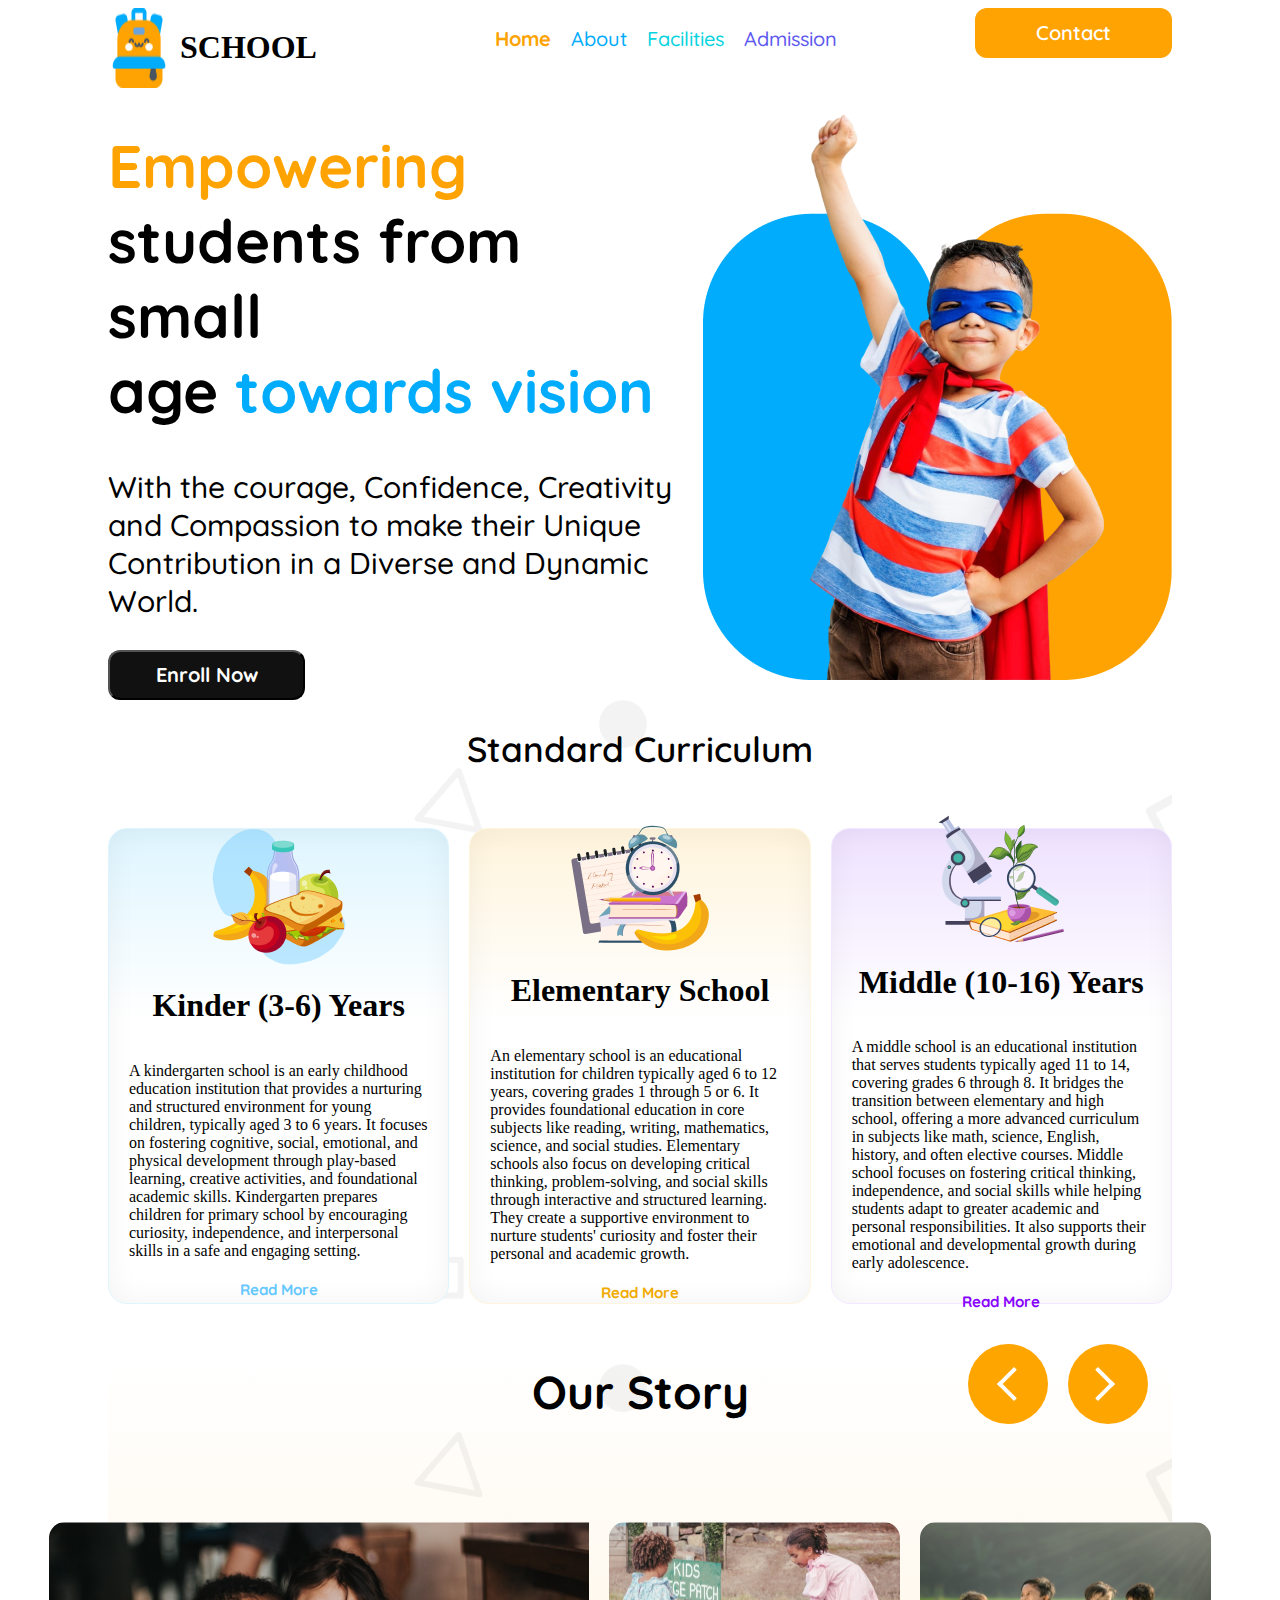
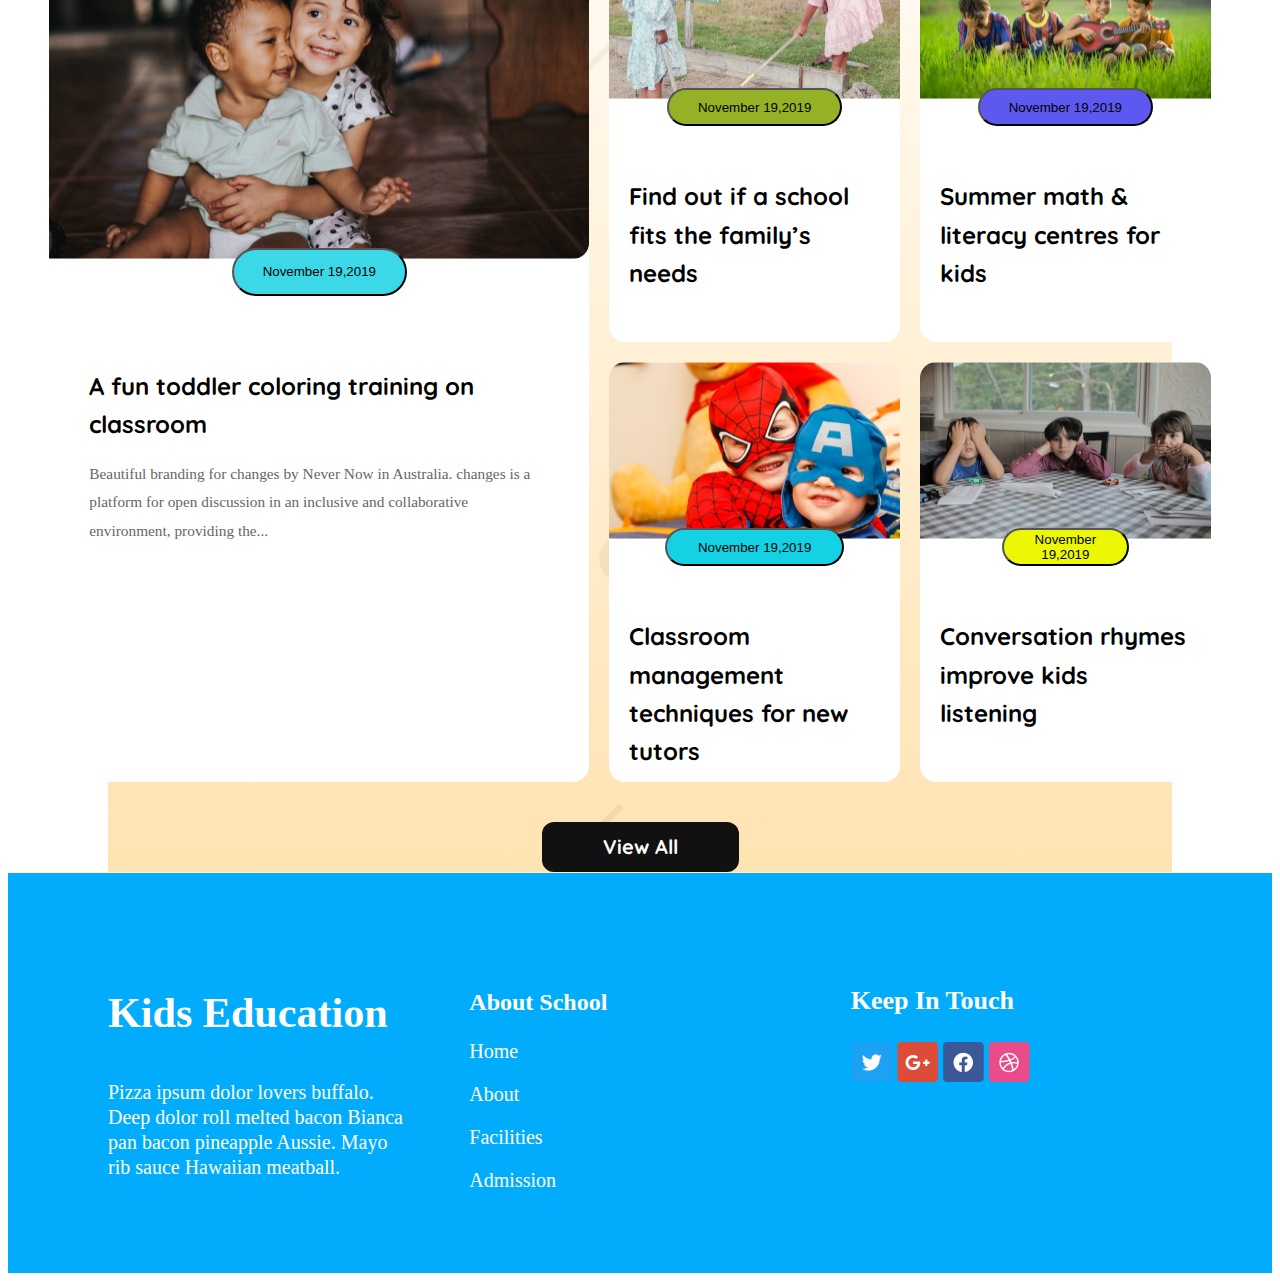
<file: index.html>
<!DOCTYPE html>
<html lang="en">
  <head>
    <meta charset="UTF-8" />
    <meta name="viewport" content="width=device-width, initial-scale=1.0" />
    <title>Kids School</title>
    <link rel="stylesheet" href="./styles/style.css" />
  </head>
  <body>
    <nav class="display-flex margin">
      <div class="navbar display-flex">
        <img src="./assets/logo.png" alt="" />
        <h1 class="school">SCHOOL</h1>
      </div>
      <div class="nav-div-2">
        <ul class="nav-list display-flex">
          <li class="nav-list-item-1">Home</li>
          <li class="nav-list-item-2">About</li>
          <li class="nav-list-item-3">Facilities</li>
          <li class="nav-list-item-4">Admission</li>
        </ul>
      </div>
      <div class="nav-btn"><button>Contact</button></div>
    </nav>
    <!-- banner-section -->
    <header class="margin">
      <div class="banner-div">
        <h1>
          <span class="span-1">Empowering</span> <br />
          students from small <br />
          age <span class="span-2">towards vision</span>
        </h1>
        <p>
          With the courage, Confidence, Creativity and Compassion to make their
          Unique Contribution in a Diverse and Dynamic World.
        </p>
        <button class="primary-btn">Enroll Now</button>
      </div>
      <div class="banner-img">
        <img src="assets/hero-kids.png" alt="" />
      </div>
    </header>
    <!-- main section -->
    <main>
      <section class="curriculum margin">
        <h1 class="curriculum-head">Standard Curriculum</h1>
        <div class="curriculum-container">
          <div class="curri-card-1 curri-card">
            <img class="card-img" src="assets/kinder.png" alt="" />
            <h1 class="card-head">Kinder (3-6) Years</h1>
            <p class="card-des">
              A kindergarten school is an early childhood education institution
              that provides a nurturing and structured environment for young
              children, typically aged 3 to 6 years. It focuses on fostering
              cognitive, social, emotional, and physical development through
              play-based learning, creative activities, and foundational
              academic skills. Kindergarten prepares children for primary school
              by encouraging curiosity, independence, and interpersonal skills
              in a safe and engaging setting.
            </p>
            <a href="" class="curri-btn-1">Read More</a>
          </div>
          <div class="curri-card-2 curri-card">
            <img src="assets/elementary.png" alt="" class="card-img" />
            <h1 class="card-head">Elementary School</h1>
            <p class="card-des">
              An elementary school is an educational institution for children
              typically aged 6 to 12 years, covering grades 1 through 5 or 6. It
              provides foundational education in core subjects like reading,
              writing, mathematics, science, and social studies. Elementary
              schools also focus on developing critical thinking,
              problem-solving, and social skills through interactive and
              structured learning. They create a supportive environment to
              nurture students' curiosity and foster their personal and academic
              growth.
            </p>
            <a href="" class="curri-btn-2">Read More</a>
          </div>
          <div class="curri-card-3 curri-card">
            <img src="assets/middle.png" alt="" class="card-img" />
            <h1 class="card-head">Middle (10-16) Years</h1>
            <p class="card-des">
              A middle school is an educational institution that serves students
              typically aged 11 to 14, covering grades 6 through 8. It bridges
              the transition between elementary and high school, offering a more
              advanced curriculum in subjects like math, science, English,
              history, and often elective courses. Middle school focuses on
              fostering critical thinking, independence, and social skills while
              helping students adapt to greater academic and personal
              responsibilities. It also supports their emotional and
              developmental growth during early adolescence.
            </p>
            <a href="" class="curri-btn-3">Read More</a>
          </div>
        </div>
      </section>
      <div class="arrow">
        <ul class="arrow-container">
          <li class="prev"><span></span></li>
          <li class="next"><span></span></li>
        </ul>
      </div>
      
      <section class="story margin">
        <h1 class="story-head">Our Story</h1>
        <div class="story-card">
            <div class="story-div-1">
                <div class="story-img-1">
                    <img src="assets/story-1.png" alt="">
                </div>
                <div class="story-btn">
                    <button class="story-btn-1">
                        November 19,2019
                    </button>
                </div>
                <div class="story-des-1">
                    <h1 class="story-des-head">A fun toddler coloring training on
                        classroom</h1>
                    <p class="story-des-p">Beautiful branding for changes by Never Now in Australia.
                        changes is a platform for open discussion in an inclusive and
                        collaborative environment, providing the...</p>
                </div>
            </div>
            <!-- story div container -->
            <div class="story-div-container">
                <div class="story-div">
                    <div class="story-img">
                        <img src="assets/story-2.png" alt="">
                    </div>
                    <div class="story-btn">
                        <button class="story-btn-2">
                            November 19,2019
                        </button>
                    </div>
                    <div class="story-des">
                        <h1 class="story-des-head">Find out if a school fits the
                            family’s needs</h1>
                        
                    </div>
                </div>
                <div class="story-div">
                    <div class="story-img">
                        <img src="assets/story-3.png" alt="">
                    </div>
                    <div class="story-btn">
                        <button class="story-btn-3">
                            November 19,2019
                        </button>
                    </div>
                    <div class="story-des">
                        <h1 class="story-des-head">Summer math & literacy centres for kids</h1>
                        
                    </div>
                </div>
                <div class="story-div">
                    <div class="story-img">
                        <img src="assets/story-4.png" alt="">
                    </div>
                    <div class="story-btn">
                        <button class="story-btn-4">
                            November 19,2019
                        </button>
                    </div>
                    <div class="story-des">
                        <h1 class="story-des-head">Classroom management techniques for new tutors</h1>
                        
                    </div>
                </div>
                <div class="story-div">
                    <div class="story-img">
                        <img src="assets/story-5.png" alt="">
                    </div>
                    <div class="story-btn">
                        <button class="story-btn-5">
                            November 19,2019
                        </button>
                    </div>
                    <div class="story-des">
                        <h1 class="story-des-head">Conversation rhymes improve kids listening </h1>
                        
                    </div>
                </div>
            </div>
            
        </div>
        <div class="story-btn-div">
            <button class="story-btn-6">View All</button>
        </div>
       
    </section>
    </main>
    <footer class="footer-container">
     <div>
        <div>
          <h3 class="footer-title-one">Kids Education</h3>
          <p class="footer-des">Pizza ipsum dolor  lovers buffalo. Deep dolor roll melted bacon Bianca pan bacon pineapple Aussie. Mayo rib sauce Hawaiian meatball.</p>
        </div>       
     </div>  
     <div>
      <ul class="footer-about ">
        <p class="about-school">About School</p> 
        <li>Home</li>
        <li>About</li>
        <li>Facilities</li>
        <li>Admission</li>
       </ul> 
     </div>
     <div class="footer-icon">
      <p  class="icon-para">Keep In Touch</p>
      <div class="icon-img-source">
      <img src="./assets/twitter.png" alt="">
      <img src="./assets/google+.png" alt="">
      <img src="./assets/fb.png" alt="">
      <img src="./assets/dribble.png" alt="">
      </div>
     </div>

    </footer>
  </body>
</html>
</file>
<file: styles/style.css>
@import url("https://fonts.googleapis.com/css2?family=Fira+Sans:ital,wght@0,100;0,200;0,300;0,400;0,500;0,600;0,700;0,800;0,900;1,100;1,200;1,300;1,400;1,500;1,600;1,700;1,800;1,900&family=Quicksand:wght@300..700&family=Work+Sans:ital,wght@0,100..900;1,100..900&display=swap");

.display-flex {
  display: flex;
}
.margin {
  margin: 0px 100px;
}
.primary-btn {
  width: 197px;
  height: 50px;
  display: flex;
  flex-direction: row;
  justify-content: center;
  align-items: center;
  gap: 10;
  padding: 10px;
  border-radius: 12px;
  background: rgb(17, 17, 17);
  color: rgb(255, 255, 255);
  font-family: Quicksand;
  font-size: 20px;
  font-weight: 700;
  line-height: 30px;
  letter-spacing: 0%;
  text-align: left;
}

/* nav section */

nav {
  justify-content: space-between;
}
.navbar {
  gap: 10px;
}
.nav-div-2 {
}
.nav-list {
  gap: 20px;
}
.nav-list-item-1 {
  list-style: none;
  color: rgb(254, 163, 1);
  font-family: Quicksand;
  font-size: 20px;
  font-weight: 700;
  line-height: 30px;
  letter-spacing: 0%;
  text-align: left;
}
.nav-list-item-2 {
  list-style: none;
  color: rgb(1, 172, 253);
  font-family: Quicksand;
  font-size: 20px;
  font-weight: 500;
  line-height: 30px;
  letter-spacing: 0%;
  text-align: left;
}
.nav-list-item-3 {
  list-style: none;
  color: rgb(5, 212, 223);
  font-family: Quicksand;
  font-size: 20px;
  font-weight: 500;
  line-height: 30px;
  letter-spacing: 0%;
  text-align: left;
}
.nav-list-item-4 {
  list-style: none;
  color: rgb(93, 88, 239);
  font-family: Quicksand;
  font-size: 20px;
  font-weight: 500;
  line-height: 30px;
  letter-spacing: 0%;
  text-align: left;
}
.nav-btn button {
  width: 197px;
  height: 50px;
  display: flex;
  flex-direction: row;
  justify-content: center;
  align-items: center;
  gap: 10;
  padding: 10px;
  border: none;
  border-radius: 12px;
  background: rgb(254, 163, 1);
  color: rgb(255, 255, 255);
  font-family: Quicksand;
  font-size: 20px;
  font-weight: 600;
  line-height: 30px;
  letter-spacing: 0%;
  text-align: left;
}

/* banner-section */

header {
  display: flex;
  align-items: center;
  justify-content: center;
  gap: 30px;
  margin: 0px 20px;
}
.banner-div {
  font-family: Quicksand;
  font-size: 30px;
  font-weight: 500;

  letter-spacing: 0%;
  text-align: left;
}
.span-1 {
  color: rgb(254, 163, 1);
}
.span-2 {
  color: rgb(1, 172, 253);
}
/* curriculum section */
.curriculum {
  background-image: url(./B11-A2-Kids-School-main/B11-A2-Kids-School-main/assets/bg.png);
  display: flex;
  flex-direction: column;
  justify-content: center;
  align-items: center;
}
.curriculum-head {
  color: rgb(0, 0, 0);
  font-family: Quicksand;
  font-size: 35px;
  font-weight: 600;
  line-height: 50.5px;
  letter-spacing: 0%;
  text-align: center;
}
.curriculum-container {
  width: 1500px;
  max-width: 100%;
  display: flex;
  justify-content: space-between;
  gap: 20px;
  margin-top: 30px;
}
.curri-card-1 {
  display: flex;
  flex-direction: column;
  justify-content: center;
  align-items: center;
  position: relative;
  width: 400px;
  height: 476.78px;
  padding: 20px;
  /* color section */
  box-sizing: border-box;
  border: 0.94px solid rgb(222, 245, 255);
  border-radius: 18.86px;

  box-shadow: inset 0px 0px 28.3px 0.94px rgba(0, 0, 0, 0.05);
  background: linear-gradient(
      180deg,
      rgb(222, 245, 255),
      rgba(255, 255, 255, 0) 40%
    ),
    rgb(255, 255, 255);
}
.curri-card-2 {
  display: flex;
  flex-direction: column;
  justify-content: center;
  align-items: center;
  position: relative;
  width: 400px;
  height: 476.78px;
  padding: 20px;
  /* color section */
  box-sizing: border-box;
  border: 0.94px solid rgb(255, 244, 220);
  border-radius: 18.86px;
  box-shadow: inset 0px 0px 28.3px 0.94px rgba(0, 0, 0, 0.05);
  background: linear-gradient(
      180deg,
      rgb(255, 244, 220),
      rgba(255, 255, 255, 0) 40%
    ),
    rgb(255, 255, 255);
}
.curri-card-3 {
  display: flex;
  flex-direction: column;
  justify-content: center;
  align-items: center;
  position: relative;
  width: 400px;
  height: 476.78px;
  padding: 20px;
  /* color section */
  box-sizing: border-box;
  border: 0.94px solid rgb(242, 232, 255);
  border-radius: 18.86px;
  box-shadow: inset 0px 0px 28.3px 0.94px rgba(0, 0, 0, 0.05);
  background: linear-gradient(
      180deg,
      rgb(238, 225, 255),
      rgba(255, 255, 255, 0) 40%
    ),
    rgb(255, 255, 255);
}
.curri-btn-1 {
  width: 102.92px;
  height: 28.3px;
  left: 132.46px;
  top: 394.73px;
  color: rgb(100, 200, 255);
  font-family: Quicksand;
  font-size: 15.09px;
  font-weight: 700;
  line-height: 28.3px;
  letter-spacing: 0%;
  text-align: center;
  text-decoration: none;
}
.curri-btn-2 {
  width: 102.92px;
  height: 28.3px;
  left: 132.46px;
  top: 394.73px;
  color: rgb(240, 170, 0);
  font-family: Quicksand;
  font-size: 15.09px;
  font-weight: 700;
  line-height: 28.3px;
  letter-spacing: 0%;
  text-align: center;
  text-decoration: none;
}
.curri-btn-3 {
  width: 102.92px;
  height: 28.3px;
  left: 132.46px;
  top: 394.73px;
  color: rgb(135, 0, 255);
  font-family: Quicksand;
  font-size: 15.09px;
  font-weight: 700;
  line-height: 28.3px;
  letter-spacing: 0%;
  text-align: center;
  text-decoration: none;
}
/* arrow section */
.arrow-container {
  margin-top: 80px;
  position: absolute;
  margin-left: 1030px;
  transform: translate(-50%, -50%);
  display: flex;
}
.arrow-container li {
  list-style: none;
  width: 80px;
  height: 80px;
  background-color: orange;
  margin: 0 10px;
  border-radius: 50%;
}
.arrow-container li span {
  position: absolute;
  width: 20px;
  height: 20px;
  border: 4px solid white;
}

.arrow-container li.next span {
  top: 50%;
  right: 20%;
  transform: translateY(-50%) rotate(-45deg);
  border-left: none;
  border-top: none;
}
.arrow-container li.prev span {
  top: 50%;
  left: 35%;
  transform: translateY(-50%) rotate(-45deg);
  border-right: none;
  border-bottom: none;
}
/* our stories */
.story{
  /* width: 100%; */
  background: url(./B11-A2-Kids-School-main/B11-A2-Kids-School-main/assets/bg.png),linear-gradient(0.00deg, rgba(254, 163, 1, 0.3),rgba(255, 255, 255, 0.3) 100%);
  margin-top: 60px;
  text-align: center;
  justify-content: center;
}
.story-head{
  color: rgb(0, 0, 0);
font-family: Quicksand;
font-size: 46px;
font-weight: 700;
line-height: 57.5px;
letter-spacing: 0%;
text-align: center;
}
.story-card{
  display: flex;
  margin-top: 100px;
  justify-content: center;
}
.story-div {
  position: relative;
  width: 290.69px;
  height: 420px;
  margin-right: 20px;
  margin-bottom: 20px;
  border-radius: 16px;
  background: rgb(255, 255, 255);
  display: flex;
  flex-direction: column;
  
  
  
}
.story-img img {
  border-radius: 16px 16px 0px 0px;
  width: 291px;
  height: 177px;
}
.story-div-container {

  display: grid;
  grid-template-columns: repeat(2, 1fr);
  height: auto;
}
.story-div-1{
border-radius: 16px;
background: rgb(255, 255, 255);position: relative;
width: 540.27px;
height: 860px;
margin-right: 20px;

}
.story-img-1 img{
  position: relative;
  border-radius: 16px 0px;
width: 540px;
height: 337px;
}
.story-btn{
  position: relative;
  top: -15px;
}
.story-btn-1{
  width: 174.51px;
height: 47.93px;
left: 38.35px;
top: 314.14px;
border-radius: 47.93px;

background: rgb(60, 216, 232);
}
.story-des-1{
  padding: 40px;
}
.story-des{
  padding: 20px;
}
.story-des-head{
  color: rgb(0, 0, 0);
font-family: Quicksand;
font-size: 24px;
font-weight: 700;
line-height: 38.35px;
letter-spacing: 0%;
text-align: left;
}
.story-des-p{
  color: rgb(102, 102, 102);
font-family: Raleway;
font-size: 15.34px;
font-weight: 500;
line-height: 28.76px;
letter-spacing: 0%;
text-align: left;
}
/* story-div-container */
.story-btn-2{
  width: 174.51px;
height: 38.35px;
left: 38.35px;
top: 157.81px;
  border-radius: 47.93px;
background: rgb(149, 178, 38);
}
.story-btn-3{
  width: 174.51px;
height: 38.35px;
left: 38.35px;
top: 157.81px;
border-radius: 47.93px;
background: rgb(93, 88, 240);
}
.story-btn-4{
  width: 179.44px;
height: 38.35px;
left: 38.35px;
top: 157.81px;
border-radius: 47.93px;

background: rgb(20, 210, 228);
}
.story-btn-5{
  width: 127.44px;
height: 38.35px;
left: 38.35px;
top: 157.81px;
border-radius: 47.93px;

background: rgb(236, 248, 3);
}
.story-btn-div {
  display: flex;
  justify-content: center;
  align-items: center;
  margin-top: 20px;
         
}

.story-btn-6 {
  padding: 10px 20px;
  color: white;
  border: none;
  border-radius: 5px;
  cursor: pointer;
  border-radius: 12px;
  width: 197px;
  height: 50px;
  background: rgb(17, 17, 17);
  color: rgb(255, 255, 255);
font-family: Quicksand;
font-size: 20px;
font-weight: 700;
line-height: 30px;
letter-spacing: 0%;
text-align: center;
}
/* footer section */
.footer-container{
  /* text-align: center; */
  /* justify-items: center; */
  align-items: center;
  margin-top: 1px;
  height: 400px;
  display: grid;
  grid-template-columns: repeat(3, 1fr);
  background: rgb(1, 172, 253);
}
.footer-title-one{
  color:white;
  font-size: 42.14px;
font-weight: 700;
  margin-left: 100px;
}
.footer-des{
  font-size: 20px;
  font-weight: 400;
  line-height: 25px;
  margin-left: 100px;
  color: white;
  max-width: 300px;
}
.about-school{
  margin-top: 55px;
  font-size: 24px;
font-weight: 700;
  color: white;
}
.footer-about li{
  cursor: pointer;
  margin-bottom: 20px;
  color: white;
  font-size: 20px;
  font-weight: 500;
  list-style: none;
}
.footer-icon{
  margin-bottom: 100px;
}
.icon-para{
  /* margin-bottom: 120px; */
  color: white;
  font-size: 26px;
  font-weight: 700;
}


@media screen and (max-width: 576px) {
  body {
    overflow-x: hidden;
    /* margin: 0px;
    padding: 10px; */
  }
  .margin {
    margin: 3px;
  }
  .nav-div-1 {
    display: flex;
    justify-content: space-between;
    margin: 5px;
  }
  .nav-div-2 {
    display: none;
  }
  .nav-div-3 {
    display: none;
  }
  .school {
    display: none;
  }
  /* bannaer responsive */
  header {
    display: flex;
    flex-direction: column-reverse;
  }
  .banner-img{
    margin-left: 3px;
  }
  .banner-div {
    text-align: center;
    justify-items: center;
  }
  /* curriculum responsive */

  .curriculum-container {
    display: grid;
    grid-template-columns: repeat(1, 1fr);
    max-width: 576px;
    margin: auto;
    justify-content: center;
    align-items: center;
  }
  .curri-card {
    max-width: 300px;
    max-width: 500px;
  }
  .arrow{
    display: none;
  }

  /* story section responsive */
.story {
  padding: 10px;
}

.story-head {
  font-size: 1.5rem;
  margin-top:50px ;
  margin-bottom: 40px;
}

.story-div-1{
  display: none;
}
.story-div-container{
  display: grid;
  grid-template-columns: repeat(1,1fr);
}
.story-div{
  width: 500px;
  margin:0px 20px 20px 20px;
}
.story-img img{
  width: 500px;
}

.story-div-1, .story-div {
  flex: 1 1 100%; /* Full width for each item */
  max-width: 100%; /* Ensure no overflow */
}

.story-des-head {
  font-size: 1rem;
}

.story-des-p {
  font-size: 0.8rem;
}

.story-btn button {
  padding: 6px 12px;
  font-size: 0.9rem;
}

.story-btn-6 {
  padding: 8px 16px;
  font-size: 1rem;
}
/* footer section */
.footer-container{
  grid-template-rows: repeat(3, 1fr);
}



}
</file>
